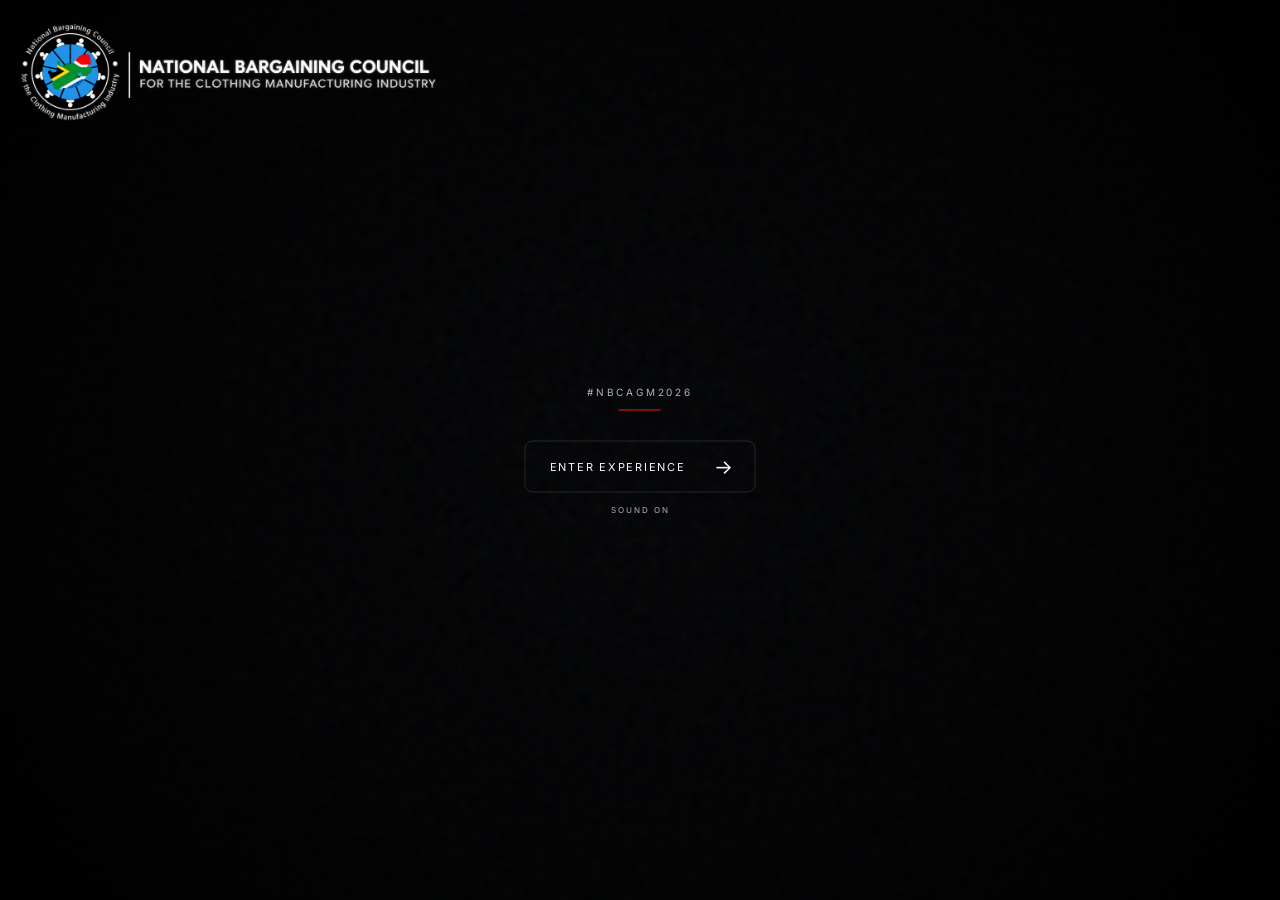
<file: index.html>
<!doctype html>
<html lang="en">
  <head>
    <meta charset="utf-8" />
    <meta name="viewport" content="width=device-width,initial-scale=1" />
    <title>NBC AGM 2026</title>
    <link rel="preconnect" href="https://fonts.googleapis.com" />
    <link rel="preconnect" href="https://fonts.gstatic.com" crossorigin />
    <link
      href="https://fonts.googleapis.com/css2?family=Inter:wght@400;600;700;800;900&family=Rajdhani:wght@500;600;700&display=swap"
      rel="stylesheet"
    />
    <link rel="stylesheet" href="css/index.css" />
  </head>
  <body>
    <main class="opening" id="opening">
      <div class="noise"></div>
      <div class="vignette"></div>

      <div class="brand">
        <a href="../index.html">
          <img src="assets/nbc-logo.png" alt="NBC" />
        </a>
      </div>

      <section class="entry" id="entry">
        <p>#NBCAGM2026</p>
        <div class="rule"></div>

        <button id="enterButton" type="button">
          ENTER EXPERIENCE <span>→</span></button
        ><small>SOUND ON</small>
      </section>
    </main>

    <audio
      id="buttonClickSound"
      preload="auto"
      src="assets/audio/button-click.wav"
    ></audio>

    <script type="module" src="js/index.js"></script>
  </body>
</html>
</file>
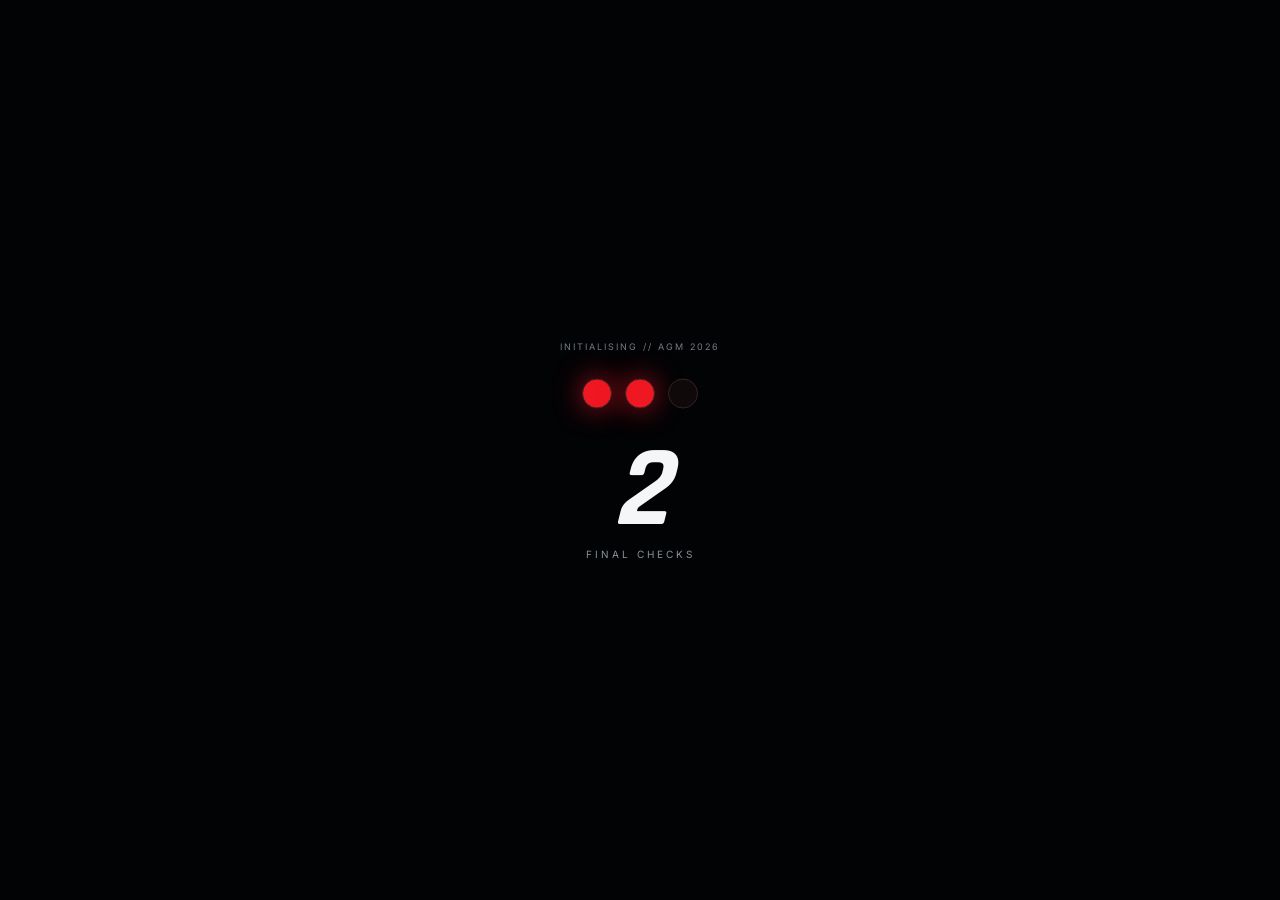
<file: pages/countdown.html>
<!doctype html>
<html lang="en">
  <head>
    <meta charset="utf-8" />
    <meta name="viewport" content="width=device-width,initial-scale=1" />
    <title>NBC AGM 2026</title>
    <link rel="preconnect" href="https://fonts.googleapis.com" />
    <link rel="preconnect" href="https://fonts.gstatic.com" crossorigin />
    <link
      href="https://fonts.googleapis.com/css2?family=Inter:wght@400;600;700;800;900&family=Rajdhani:wght@500;600;700&display=swap"
      rel="stylesheet"
    />
    <link rel="stylesheet" href="../css/countdown.css" />
  </head>
  <body>
    <main class="opening" id="opening">
      <section class="start-sequence" id="startSequence">
        <div class="meta">INITIALISING // AGM 2026</div>
        <div class="lights"><i></i><i></i><i></i></div>
        <div class="number" id="number"></div>
        <div class="status" id="status">PREPARING THE GRID</div>
      </section>
      <div class="lights-out" id="lightsOut">LIGHTS OUT</div>
      <div class="wipe" id="wipe"></div>
    </main>
    <audio id="countdownAudio" src="../assets/audio/countdown.wav"></audio>
    <script type="module" src="../js/countdown.js"></script>
  </body>
</html>
</file>
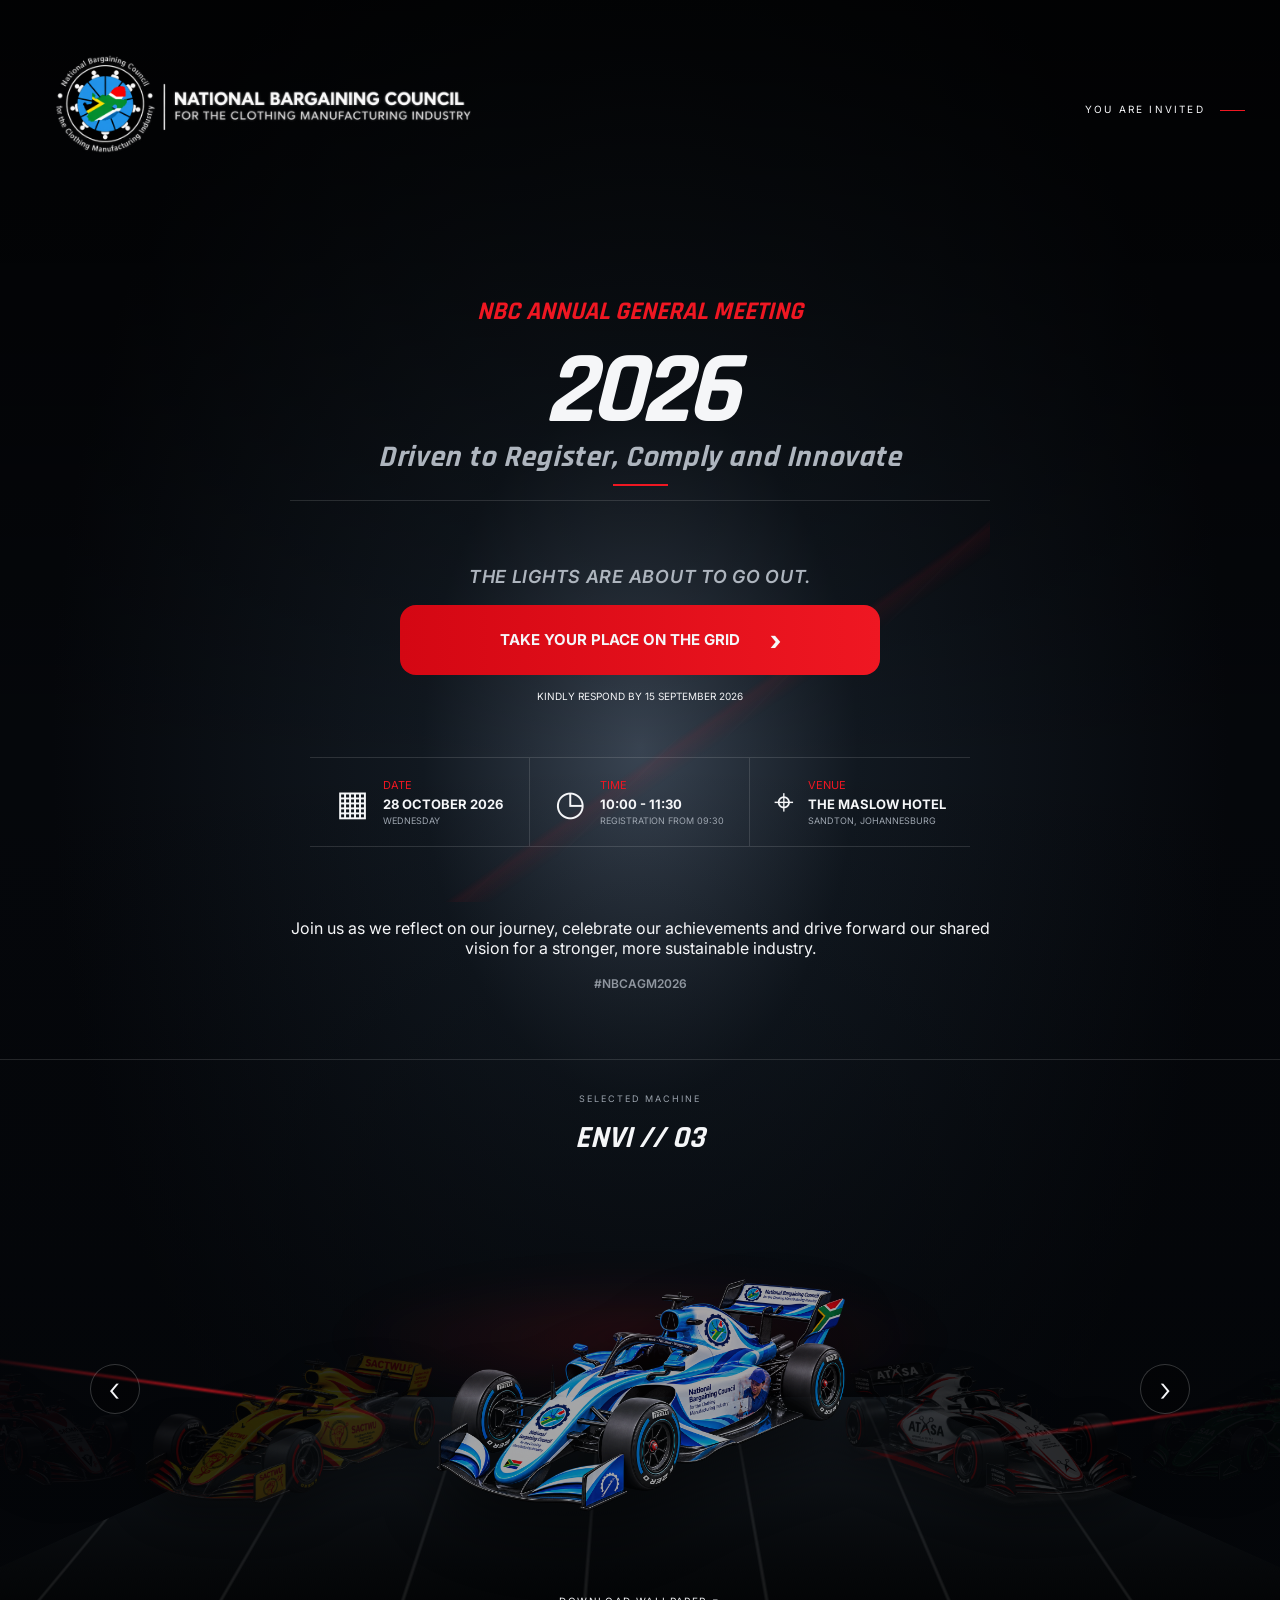
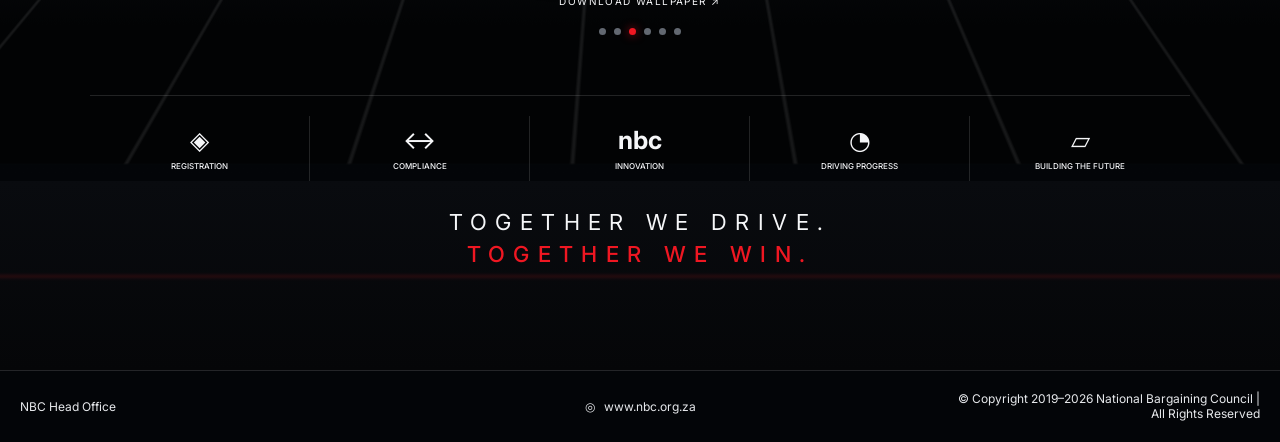
<file: pages/grid.html>
<!doctype html>
<html lang="en">
  <head>
    <meta charset="utf-8" />
    <meta name="viewport" content="width=device-width, initial-scale=1" />

    <title>NBC AGM 2026 — Take Your Place on the Grid</title>

    <link rel="preconnect" href="https://fonts.googleapis.com" />
    <link rel="preconnect" href="https://fonts.gstatic.com" crossorigin />

    <link
      href="https://fonts.googleapis.com/css2?family=Inter:wght@400;500;600;700;800;900&family=Rajdhani:wght@500;600;700&display=swap"
      rel="stylesheet"
    />

    <link rel="stylesheet" href="../css/grid.css" />
  </head>

  <body>
    <main class="site" id="site">
      <!-- HERO -->
      <section class="hero">
        <!-- Navigation -->
        <nav class="nav">
          <div class="brand">
            <a href="../index.html">
              <img src="../assets/nbc-logo.png" alt="NBC" />
            </a>
          </div>

          <span class="nav-tag">
            YOU ARE INVITED
            <i></i>
          </span>
        </nav>

        <div class="hero-copy">
          <div class="event-intro">
            <p class="hero-title">NBC ANNUAL GENERAL MEETING</p>

            <div class="year">2026</div>

            <h2 class="hero-main-title">
              Driven to Register, Comply and Innovate
            </h2>

            <!-- EVENT -->
            <section class="event">
              <div class="rsvp">
                <p class="event-kicker">THE LIGHTS ARE ABOUT TO GO OUT.</p>

                <a href="rsvp.html" id="rsvpButton" class="cta">
                  TAKE YOUR PLACE ON THE GRID
                  <span>›</span>
                </a>

                <small>KINDLY RESPOND BY 15 SEPTEMBER 2026</small>
              </div>
              <div class="details">
                <article>
                  <span>▦</span>

                  <div>
                    <label>DATE</label>
                    <strong>28 OCTOBER 2026</strong>
                    <small>WEDNESDAY</small>
                  </div>
                </article>

                <article>
                  <span>◷</span>

                  <div>
                    <label>TIME</label>
                    <strong>10:00 - 11:30</strong>
                    <small>REGISTRATION FROM 09:30</small>
                  </div>
                </article>

                <article>
                  <span>⌖</span>

                  <div>
                    <label>VENUE</label>
                    <strong>THE MASLOW HOTEL</strong>
                    <small>SANDTON, JOHANNESBURG</small>
                  </div>
                </article>
              </div>

              <!-- RSVP -->
            </section>

            <p>
              Join us as we reflect on our journey, celebrate our achievements
              and drive forward our shared vision for a stronger, more
              sustainable industry.
            </p>

            <span class="hashtag">#NBCAGM2026</span>
          </div>
        </div>

        <!-- CAR SHOWCASE -->
        <section
          class="car-showcase"
          aria-label="Interactive racing car carousel"
        >
          <div class="showcase-glow"></div>

          <div class="road"></div>

          <div class="speed-line speed-line-a"></div>
          <div class="speed-line speed-line-b"></div>

          <!-- Selected Car Information -->
          <div class="car-info">
            <span class="car-kicker">SELECTED MACHINE</span>

            <h2 id="carName"></h2>

            <p id="carDescription"></p>
          </div>

          <!-- Car Carousel -->
          <div class="car-container">
            <button
              type="button"
              class="carousel-arrow carousel-prev"
              id="prevCar"
              aria-label="Previous car"
            >
              ‹
            </button>

            <div class="cars" id="cars"></div>

            <button
              type="button"
              class="carousel-arrow carousel-next"
              id="nextCar"
              aria-label="Next car"
            >
              ›
            </button>
          </div>

          <!-- Car Actions -->
          <div class="car-actions">
            <button type="button" class="wallpaper-button" id="wallpaperButton">
              DOWNLOAD WALLPAPER
              <span>↗</span>
            </button>
          </div>

          <!-- Carousel Indicators -->
          <div class="carousel-dots" id="carouselDots"></div>
        </section>

        <!-- PILLARS -->
        <div class="pillars">
          <div>
            <span>◈</span>
            <b>REGISTRATION</b>
          </div>

          <div>
            <span>↔</span>
            <b>COMPLIANCE</b>
          </div>

          <div>
            <strong>nbc</strong>
            <b>INNOVATION</b>
          </div>

          <div>
            <span>◔</span>
            <b>DRIVING PROGRESS</b>
          </div>

          <div>
            <span>▱</span>
            <b>BUILDING THE FUTURE</b>
          </div>
        </div>
      </section>

      <section class="closing">
        <p>TOGETHER WE DRIVE.</p>

        <p>
          <strong>TOGETHER WE WIN.</strong>
        </p>

        <div class="closing__lines"></div>
      </section>

      <!-- FOOTER -->
      <footer class="footer">
        <div class="footer-content">
          <div class="footer-left">NBC Head Office</div>

          <a
            class="footer-center"
            href="https://www.nbc.org.za"
            target="_blank"
            rel="noreferrer"
          >
            ◎ &nbsp; www.nbc.org.za
          </a>

          <div class="footer-right">
            © Copyright 2019–2026 National Bargaining Council | All Rights
            Reserved
          </div>
        </div>
      </footer>
    </main>

    <!-- CAR MODAL -->
    <div class="car-modal" id="carModal" aria-hidden="true">
      <div class="modal-backdrop" data-close-modal></div>

      <section
        class="modal-panel"
        role="dialog"
        aria-modal="true"
        aria-labelledby="modalCarName"
      >
        <button
          type="button"
          class="modal-close"
          id="modalClose"
          aria-label="Close car view"
        >
          ×
        </button>

        <div class="modal-car-art" id="modalCarArt"></div>

        <div class="modal-copy">
          <span class="car-kicker"> NBC AGM 2026 // MACHINE PROFILE </span>

          <h2 id="modalCarName"></h2>

          <p id="modalCarDescription"></p>

          <button type="button" class="modal-wallpaper" id="modalWallpaper">
            DOWNLOAD WALLPAPER
            <span>↓</span>
          </button>
        </div>
      </section>
    </div>

    <!-- AUDIO -->

    <audio
      id="mainMusic"
      preload="auto"
      loop
      src="../assets/audio/main.mp3"
    ></audio>
    <audio
      id="buttonClickSound"
      preload="auto"
      src="../assets/audio/button-click.wav"
    ></audio>

    <!-- SCRIPTS -->
    <script type="module" src="../js/carousel.js"></script>
    <script type="module" src="../js/main.js"></script>
  </body>
</html>
</file>
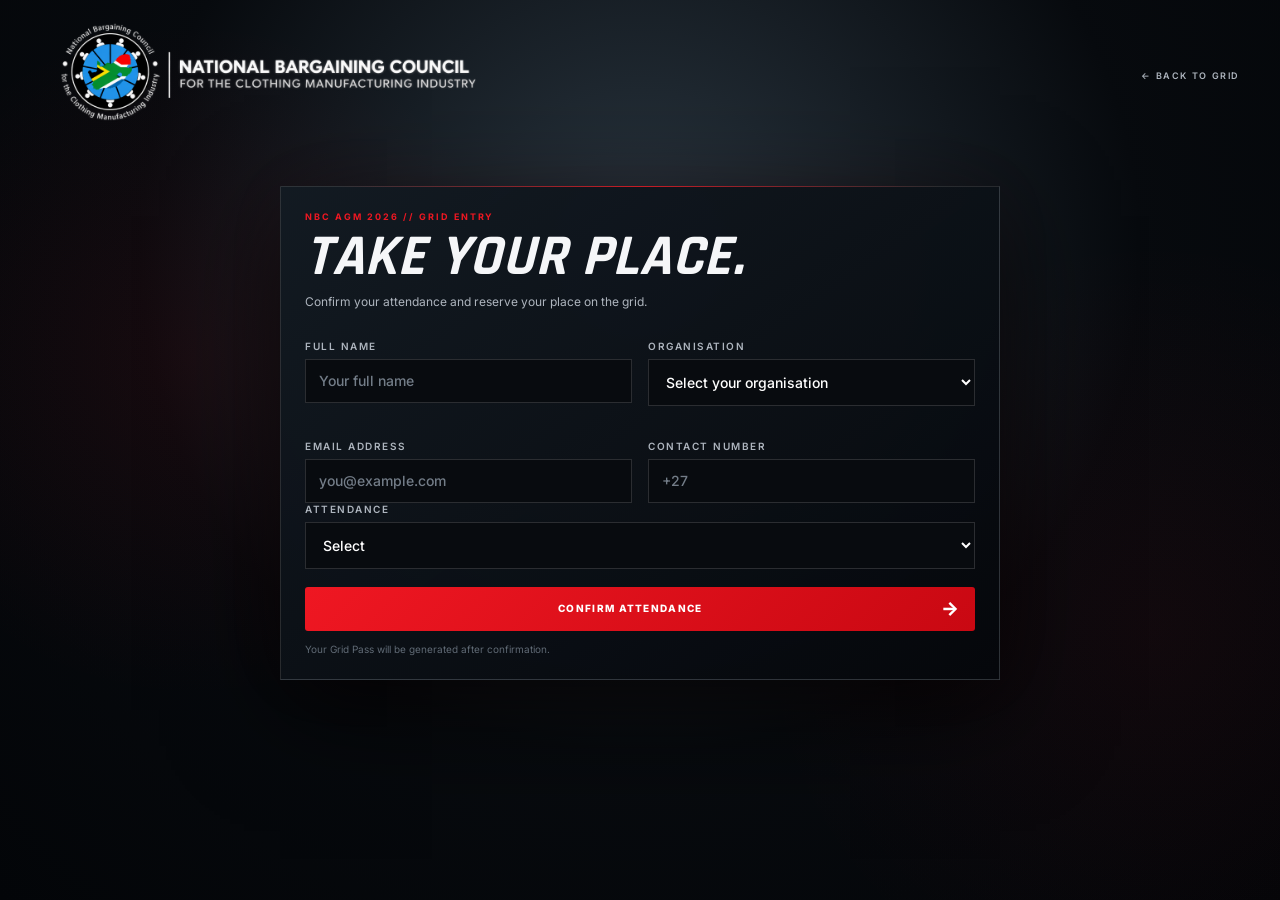
<file: pages/rsvp.html>
<!doctype html>
<html lang="en">
  <head>
    <meta charset="utf-8" />
    <meta name="viewport" content="width=device-width,initial-scale=1" />

    <title>NBC AGM 2026 — RSVP</title>

    <link rel="preconnect" href="https://fonts.googleapis.com" />
    <link rel="preconnect" href="https://fonts.gstatic.com" crossorigin />
    <link
      href="https://fonts.googleapis.com/css2?family=Inter:wght@400;600;700;800;900&family=Rajdhani:wght@500;600;700&display=swap"
      rel="stylesheet"
    />

    <link rel="stylesheet" href="../css/rsvp.css" />
  </head>

  <body>
    <main class="rsvp-page">
      <nav>
        <a class="brand" href="grid.html">
          <img src="../assets/nbc-logo.png" alt="NBC" />
        </a>

        <a class="back-link" href="grid.html">← BACK TO GRID</a>
      </nav>

      <section class="panel">
        <div id="formContent">
          <span class="eyebrow">NBC AGM 2026 // GRID ENTRY</span>

          <h1>TAKE YOUR PLACE.</h1>

          <p class="intro">
            Confirm your attendance and reserve your place on the grid.
          </p>

          <form id="rsvpForm">
            <div class="fields">
              <label>
                FULL NAME
                <input
                  name="name"
                  required
                  autocomplete="name"
                  placeholder="Your full name"
                />
              </label>

              <label>
                ORGANISATION
                <select
                  name="organisation"
                  required
                  autocomplete="organization"
                  placeholder="Organisation"
                >
                  <option value="">Select your organisation</option>
                  <option value="ATASA">ATASA</option>
                  <option value="SACMA">SACMA</option>
                  <option value="EPCMA">EPCMA</option>
                  <option value="SAAA">SAAA</option>
                  <option value="SACTWU">SACTWU</option>
                  <option value="NBC">NBC</option>
                  <option value="Other">Other</option>
                </select>
              </label>

              <label>
                EMAIL ADDRESS
                <input
                  type="email"
                  name="email"
                  required
                  autocomplete="email"
                  placeholder="you@example.com"
                />
              </label>

              <label>
                CONTACT NUMBER
                <input
                  type="tel"
                  name="phone"
                  autocomplete="tel"
                  placeholder="+27"
                />
              </label>
            </div>

            <label>
              ATTENDANCE
              <select name="attendance" required>
                <option value="">Select</option>
                <option value="Attending">Attending</option>
                <option value="Unable to attend">Unable to attend</option>
              </select>
            </label>

            <button type="submit" class="submit-button">
              CONFIRM ATTENDANCE
              <span>→</span>
            </button>

            <small class="form-note">
              Your Grid Pass will be generated after confirmation.
            </small>
          </form>
        </div>

        <div class="success" id="success" aria-live="polite">
          <b>✓</b>
          <h2>YOU'RE ON THE GRID.</h2>
          <p>Your Grid Pass is ready.</p>

          <button type="button" id="viewGridPass">
            VIEW GRID PASS
            <span>→</span>
          </button>

          <button type="button" id="backToForm" class="secondary-button">
            EDIT RESPONSE
          </button>
        </div>
      </section>
    </main>

    <audio
      id="mainMusic"
      preload="auto"
      loop
      src="../assets/audio/rsvp.mp3"
    ></audio>
    <script type="module" src="../js/rsvp.js"></script>
  </body>
</html>
</file>
<file: css/index.css>
:root {
  --bg: #020305;
  --red: #ef1722;
  --text: #f5f6f8;
  --muted: #adb4bd;
  --line: rgba(255, 255, 255, 0.13);
}

* {
  box-sizing: border-box;
}

html,
body {
  width: 100%;
  height: 100%;
  margin: 0;
  overflow: hidden;
  background: var(--bg);
  color: var(--text);
  font-family: Inter, Arial, sans-serif;
}

button {
  font: inherit;
  color: inherit;
  cursor: pointer;
}

.opening {
  position: fixed;
  inset: 0;
  display: grid;
  place-items: center;
  overflow: hidden;
  background: var(--bg);
}

/* Background noise */

.noise {
  position: absolute;
  inset: -50%;
  z-index: 0;

  opacity: 0.04;

  background-image: url("data:image/svg+xml,%3Csvg xmlns='http://www.w3.org/2000/svg' viewBox='0 0 180 180'%3E%3Cfilter id='n'%3E%3CfeTurbulence type='fractalNoise' baseFrequency='.9' numOctaves='3' stitchTiles='stitch'/%3E%3C/filter%3E%3Crect width='100%25' height='100%25' filter='url(%23n)'/%3E%3C/svg%3E");

  animation: noise 0.18s steps(2) infinite;
}

/* Background vignette */

.vignette {
  position: absolute;
  inset: 0;
  z-index: 1;

  background: radial-gradient(
    circle,
    transparent 8%,
    rgba(0, 0, 0, 0.52) 70%,
    #000
  );
}

/* Company branding */

.brand {
  position: absolute;
  top: 0;
  left: 0;
  z-index: 3;
}

.brand img {
  display: block;
  width: 450px;
  height: auto;
}

/**
 * ENTRY.
 */

.entry {
  position: absolute;
  top: 50%;
  left: 50%;
  z-index: 2;

  display: flex;
  flex-direction: column;
  align-items: center;
  gap: 12px;

  width: max-content;

  text-align: center;

  transform: translate(-50%, -50%);
  transition:
    opacity 0.4s ease,
    transform 0.4s ease;
}

.entry.hide {
  opacity: 0;
  transform: translate(-50%, -50%) scale(0.97);
}

.entry p {
  margin: 0;

  font-size: 10px;
  letter-spacing: 0.28em;
  color: var(--muted);
}

.rule {
  width: 42px;
  height: 1px;
  margin: 0;

  background: var(--red);
}

.entry button {
  display: inline-flex;
  align-items: center;
  gap: 28px;

  margin: 18px 0 0;
  padding: 15px 20px 15px 24px;

  border: 1px solid var(--line);
  border-radius: 8px;

  background: transparent;

  font-size: 11px;
  letter-spacing: 0.16em;

  transition:
    border-color 0.2s ease,
    background 0.2s ease;
}

.entry button:hover {
  border-color: var(--red);
  background: rgba(239, 23, 34, 0.08);
}

.entry button span {
  font-size: 20px;
  line-height: 1;
}

.entry small {
  margin: 0;

  font-size: 8px;
  letter-spacing: 0.25em;
  color: var(--muted);
}

/* Background animation */

@keyframes noise {
  50% {
    transform: translate(3%, -2%);
  }
}

/* Mobile */

@media (max-width: 520px) {
  .brand img {
    width: 280px;
  }

  .entry button {
    padding: 13px 18px 13px 20px;
    font-size: 10px;
  }
}
</file>
<file: css/countdown.css>
:root {
  --bg: #030508;
  --red: #ef1722;
  --text: #f5f6f8;
  --line: rgba(255, 255, 255, 0.13);
}

* {
  box-sizing: border-box;
}

html,
body {
  margin: 0;
  width: 100%;
  height: 100%;
  overflow: hidden;
  background: #020305;
  color: var(--text);
  font-family: Inter, Arial, sans-serif;
}

body {
  position: relative;
}

.opening {
  position: fixed;
  inset: 0;
  display: grid;
  place-items: center;
  overflow: hidden;
  background: #020305;
}

/* Countdown content */

.start-sequence {
  position: absolute;
  top: 50%;
  left: 50%;
  width: 100%;
  transform: translate(-50%, -50%);

  display: block;

  z-index: 3;
  text-align: center;
}

.start-sequence.fade-out {
  opacity: 0;
  transition: opacity 0.5s ease;
}

.meta {
  margin-bottom: 27px;

  font-size: 9px;
  letter-spacing: 0.22em;
  color: #747c86;
}

.lights {
  display: flex;
  justify-content: center;
  gap: 13px;
}

.lights i {
  display: block;

  width: 30px;
  height: 30px;

  border-radius: 50%;

  background: #10090a;
  border: 1px solid #332326;
}

.lights i.on {
  background: var(--red);
  box-shadow: 0 0 28px rgba(239, 23, 34, 0.7);
}

.number {
  margin-top: 24px;

  font-family: Rajdhani, sans-serif;
  font-size: 115px;
  font-weight: 700;
  font-style: italic;
  line-height: 1;
}

.status {
  font-size: 10px;
  letter-spacing: 0.3em;
  color: #89919b;
}

/* Lights Out */

.lights-out {
  position: absolute;
  top: 50%;
  left: 50%;

  z-index: 5;

  display: none;

  transform: translate(-50%, -50%);

  font-family: Rajdhani, sans-serif;
  font-size: clamp(60px, 10vw, 150px);
  font-weight: 700;
  font-style: italic;
  line-height: 1;
  white-space: nowrap;
}

.lights-out.show {
  display: block;
  animation: impact 5s both;
}

/* Transition wipe */

.wipe {
  position: absolute;
  z-index: 6;

  top: 48%;
  left: -10%;

  width: 120%;
  height: 3px;

  background: white;
  box-shadow: 0 0 25px 10px rgba(255, 255, 255, 0.6);

  transform: scaleX(0) skewX(-25deg);
}

.wipe.fire {
  animation: wipe 0.75s cubic-bezier(0.65, 0, 0.15, 1) both;
}

/* Animations */

@keyframes impact {
  0% {
    opacity: 0;
    transform: translate(-50%, -50%) scale(0.8);
  }

  20% {
    opacity: 1;
    transform: translate(-50%, -50%) scale(1.06);
  }

  75% {
    opacity: 1;
    transform: translate(-50%, -50%) scale(1.06);
  }

  100% {
    opacity: 0;
    transform: translate(-50%, -50%) scale(1.15);
  }
}

@keyframes wipe {
  0% {
    transform: scaleX(0) skewX(-25deg);
  }

  35% {
    transform: scaleX(1) skewX(-25deg);
  }

  100% {
    transform: scaleX(1.8) skewX(-25deg);
    opacity: 0;
  }
}

/* Mobile */

@media (max-width: 520px) {
  .lights {
    gap: 8px;
  }

  .lights i {
    width: 24px;
    height: 24px;
  }

  .number {
    font-size: 88px;
  }
}
</file>
<file: css/grid.css>
/* =========================================================
   NBC AGM 2026 — GRID PAGE
   ========================================================= */

:root {
  --bg: #030508;
  --red: #ef1722;
  --text: #f5f6f8;
  --line: rgba(255, 255, 255, 0.13);
}

/* =========================================================
   RESET
   ========================================================= */

* {
  box-sizing: border-box;
}

html {
  margin: 0;
  padding: 0;
  width: 100%;
  min-height: 100%;
}

body {
  margin: 0;
  background: var(--bg);
  color: var(--text);
  font-family: Inter, Arial, sans-serif;
  overflow-x: hidden;
}

button,
a {
  font: inherit;
  color: inherit;
}

button {
  cursor: pointer;
}

a {
  text-decoration: none;
}

/* =========================================================
   MAIN SITE
   ========================================================= */

.site {
  position: relative;
  opacity: 0;
  visibility: hidden;
  transition: opacity 1.25s ease;

  background:
    radial-gradient(
      ellipse at 15% 25%,
      rgba(239, 23, 34, 0.08),
      transparent 32%
    ),
    radial-gradient(
      ellipse at 85% 65%,
      rgba(239, 23, 34, 0.06),
      transparent 32%
    );
}
.car-actions {
  position: relative;
  z-index: 20;

  display: flex;
  align-items: center;
  justify-content: center;

  margin-top: 10px;
}
.site.is-live {
  opacity: 1;
  visibility: visible;
}

/* =========================================================
   HERO
   ========================================================= */
.hero-title {
  color: var(--red);

  font:
    700 italic clamp(24px, 2vw, 34px) / 1 Rajdhani,
    sans-serif;
}

.hero-main-title {
  margin: 8px 0 14px;
  color: #aeb5be;

  font:
    700 italic clamp(22px, 2.5vw, 30px) / 1 Rajdhani,
    sans-serif;

  letter-spacing: 0.02em;
}

.hashtag {
  display: block;
  margin-top: 18px;
  margin-bottom: 18px;

  color: #8f969f;
  font-size: 12px;
  font-weight: 600;
  letter-spacing: 0em;
  text-transform: uppercase;
}

.hero {
  position: relative;

  min-height: 100vh;

  display: flex;
  flex-direction: column;

  overflow: hidden;

  background: radial-gradient(
    ellipse at 50% 42%,
    #394452 0%,
    #111820 24%,
    #05070b 65%
  );
}

.hero::after {
  content: "";

  position: absolute;
  inset: 0;

  pointer-events: none;

  background: linear-gradient(
    180deg,
    rgba(0, 0, 0, 0.76),
    transparent 43%,
    #030508 100%
  );

  z-index: 5;
}

/* =========================================================
   NAVIGATION
   ========================================================= */

.nav {
  position: relative;
  z-index: 40;

  display: flex;
  justify-content: space-between;
  align-items: center;

  width: min(calc(100% - 70px), 1440px);

  margin: 0 auto;

  padding: 32px 0;
}

.brand {
  display: flex;
  align-items: center;

  gap: 12px;
}

.brand img {
  width: 450px;
}

.brand-mark {
  font-size: 43px;
  font-weight: 900;

  letter-spacing: -0.1em;
}

.brand-copy {
  font-size: 9px;
  line-height: 1.25;
}

.brand-copy small {
  font-size: 7px;
  opacity: 0.7;
}

.nav-tag {
  font-size: 10px;

  letter-spacing: 0.22em;
}

.nav-tag i {
  display: inline-block;

  width: 25px;
  height: 1px;

  margin-left: 10px;

  background: var(--red);

  vertical-align: middle;
}

/* =========================================================
   HERO TEXT
   ========================================================= */

.hero-copy {
  position: relative;
  z-index: 35;

  text-align: center;

  padding-top: 55px;
  padding-bottom: 50px;
}

.event-kicker {
  color: #aeb5be;

  font-size: 17px;
  font-weight: 700;
  font-style: italic;

  letter-spacing: 0.04em;
}

.hero h1 {
  margin: 15px 0;

  font:
    700 italic clamp(62px, 7vw, 108px) / 0.78 Rajdhani,
    sans-serif;
}

.hero h1 span {
  display: block;
}

.hero h1 em {
  color: var(--red);
}

.subline {
  font-size: 19px;
}

.subline strong {
  color: var(--red);
  font-weight: 500;
}

/* =========================================================
   CAR SHOWCASE
   ========================================================= */

.car-showcase {
  border-top: 1px solid var(--line);
  position: relative;
  z-index: 10;

  flex: 1;

  min-height: 560px;

  width: min(1320px, 100%);

  margin: 0 auto;

  padding-top: 25px;
  padding-bottom: 35px;

  display: flex;
  flex-direction: column;
  align-items: center;

  perspective: 1000px;
}

/* =========================================================
   RED GLOW
   ========================================================= */

.showcase-glow {
  position: absolute;

  left: 25%;
  right: 25%;
  top: 35%;

  height: 130px;

  background: radial-gradient(
    ellipse,
    rgba(239, 23, 34, 0.14),
    transparent 68%
  );

  filter: blur(20px);

  pointer-events: none;

  z-index: 1;
}

/* =========================================================
   ROAD
   ========================================================= */

.road {
  position: absolute;

  left: -12%;
  right: -12%;

  top: 30%;
  bottom: -25%;

  transform: rotateX(64deg);

  clip-path: polygon(29% 0, 71% 0, 100% 100%, 0 100%);

  background:
    repeating-linear-gradient(
      90deg,
      transparent 0 82px,
      rgba(255, 255, 255, 0.08) 83px 85px,
      transparent 86px 165px
    ),
    linear-gradient(#151b22, #020304 74%);

  z-index: 2;

  pointer-events: none;
}

/* =========================================================
   CAR CONTAINER
   ========================================================= */

.car-container {
  position: relative;

  z-index: 15;

  width: 100%;

  height: 390px;

  display: flex;
  align-items: center;
  justify-content: center;
}

/* =========================================================
   SPEED LINES
   ========================================================= */

.speed-line {
  position: absolute;

  height: 2px;

  background: linear-gradient(90deg, transparent, var(--red), transparent);

  filter: blur(1px);

  pointer-events: none;

  z-index: 4;
}

.speed-line-a {
  width: 40%;

  left: -4%;
  top: 54%;

  transform: rotate(8deg);
}

.speed-line-b {
  width: 38%;

  right: -4%;
  top: 60%;

  transform: rotate(-8deg);
}

/* =========================================================
   CAR HOLDER
   ========================================================= */

.cars {
  position: relative;

  width: 100%;
  height: 100%;

  display: flex;
  align-items: center;
  justify-content: center;

  z-index: 10;
}

/* =========================================================
   INDIVIDUAL CAR
   ========================================================= */

.car-card {
  position: absolute;

  left: 50%;
  top: 60%;

  width: 260px;
  height: 105px;

  padding: 0;

  border: 0;

  background: transparent;

  transform: translate(-50%, -50%);

  cursor: pointer;

  transition:
    transform 0.65s cubic-bezier(0.2, 0.8, 0.2, 1),
    opacity 0.5s,
    filter 0.5s;

  z-index: 3;
}

/* =========================================================
   CAR IMAGE
   ========================================================= */

.car-card img {
  position: absolute;

  left: 50%;
  top: 50%;

  width: 490px;
  height: 210px;

  transform: translate(-50%, -50%);

  object-fit: contain;

  filter: drop-shadow(0 25px 24px rgba(0, 0, 0, 0.65));

  pointer-events: none;
}

/* =========================================================
   ACTIVE CAR
   ========================================================= */

.car-card.active {
  transform: translate(-50%, -50%) translateY(-35px) scale(1.3);

  opacity: 0.8;

  filter: brightness(0.8);

  z-index: 10;
}

/* =========================================================
   CAR TO THE LEFT
   ========================================================= */

.car-card.left {
  transform: translate(-185%, -50%) scale(0.78);

  opacity: 0.55;

  filter: brightness(0.3);

  z-index: 4;
}

/* =========================================================
   CAR TO THE RIGHT
   ========================================================= */

.car-card.right {
  transform: translate(85%, -50%) scale(0.78);

  opacity: 0.55;

  filter: brightness(0.3);

  z-index: 4;
}

/* =========================================================
   FAR LEFT
   ========================================================= */

.car-card.far-left {
  transform: translate(-285%, -50%) scale(0.58);

  opacity: 0.2;

  filter: brightness(0.2);

  z-index: 2;
}

/* =========================================================
   FAR RIGHT
   ========================================================= */

.car-card.far-right {
  transform: translate(185%, -50%) scale(0.58);

  opacity: 0.2;

  filter: brightness(0.2);

  z-index: 2;
}

/* =========================================================
   HIDDEN CAR
   ========================================================= */

.car-card.hidden {
  opacity: 0;

  pointer-events: none;
}

/* =========================================================
   CAROUSEL ARROWS
   ========================================================= */

.carousel-arrow {
  position: absolute;

  top: 50%;

  z-index: 25;

  width: 50px;
  height: 50px;

  display: flex;
  align-items: center;
  justify-content: center;

  padding: 0;

  border: 1px solid rgba(255, 255, 255, 0.2);

  border-radius: 50%;

  background: rgba(0, 0, 0, 0.25);

  font-size: 34px;
  font-weight: 300;

  line-height: 1;

  transform: translateY(-50%);

  transition:
    border-color 0.2s,
    background 0.2s;
}

.carousel-arrow:hover {
  border-color: var(--red);

  background: rgba(239, 23, 34, 0.1);
}

.carousel-prev {
  left: 7%;
}

.carousel-next {
  right: 7%;
}

/* =========================================================
   CAR INFORMATION
   ========================================================= */

.car-info {
  position: relative;

  z-index: 20;

  display: flex;
  flex-direction: column;
  align-items: center;
  justify-content: center;

  gap: 10px;
  margin-bottom: 10px;

  text-align: center;
}

.car-kicker {
  margin-top: 8px;
  font-size: 9px;

  letter-spacing: 0.22em;

  color: #9aa2ac;
}

.car-info h2 {
  margin: 4px 0;

  font:
    700 italic 31px Rajdhani,
    sans-serif;
}

.car-info p {
  margin: 0 0 12px;

  color: #b8bec6;

  font-size: 11px;
}

/* =========================================================
   WALLPAPER BUTTON
   ========================================================= */

.wallpaper-button {
  border: 0;

  background: transparent;

  color: var(--text);

  font-size: 10px;

  letter-spacing: 0.14em;

  cursor: pointer;
}

.wallpaper-button:hover {
  color: var(--red);
}

/* =========================================================
   DOTS
   ========================================================= */

.carousel-dots {
  position: relative;

  z-index: 20;

  display: flex;

  align-items: center;
  justify-content: center;

  gap: 8px;

  margin-top: 20px;
}

.carousel-dots button {
  width: 7px;
  height: 7px;

  padding: 0;

  border: 0;

  border-radius: 50%;

  background: #626871;

  cursor: pointer;
}

.carousel-dots button.active {
  background: var(--red);

  box-shadow: 0 0 10px rgba(239, 23, 34, 0.7);
}

/* =========================================================
   CAROUSEL HINT
   ========================================================= */

.carousel-hint {
  position: relative;

  z-index: 20;

  margin: 10px 0 0;

  text-align: center;

  color: #69717b;

  font-size: 7px;

  letter-spacing: 0.24em;
}

/* =========================================================
   PILLARS
   ========================================================= */

.pillars {
  position: relative;

  z-index: 35;

  display: grid;

  grid-template-columns: repeat(5, 1fr);

  width: min(1100px, 92%);

  margin: 25px auto 0;

  border-top: 1px solid var(--line);

  padding-top: 20px;
}

.pillars > div {
  min-height: 65px;

  display: flex;

  flex-direction: column;

  align-items: center;
  justify-content: center;

  gap: 6px;

  text-align: center;

  border-right: 1px solid var(--line);
}

.pillars > div:last-child {
  border-right: 0;
}

.pillars span,
.pillars strong {
  font-size: 25px;
}

.pillars b {
  font-size: 8px;
  font-weight: 500;
}

/* =========================================================
   EVENT SECTION
   ========================================================= */

.event {
  position: relative;

  text-align: center;

  padding: 20px 20px 20px;

  border-top: 1px solid var(--line);
}

.event-intro {
  max-width: 700px;

  margin: auto;
}

.year {
  margin: 0;

  font:
    700 italic clamp(76px, 8vw, 108px) / 0.82 Rajdhani,
    sans-serif;

  letter-spacing: -0.04em;
}

.event-intro h2::after {
  content: "";

  display: block;

  width: 55px;
  height: 2px;

  margin: 12px auto 0;

  background: var(--red);
}

.event h2 {
  font:
    700 italic 28px Rajdhani,
    sans-serif;
}

.event-intro > p:last-child {
  color: #d9dde2;

  font-size: 14px;

  line-height: 1.6;
}

/* =========================================================
   EVENT DETAILS
   ========================================================= */

.details {
  width: min(980px, 100%);

  margin: 55px auto 35px;

  display: grid;

  grid-template-columns: repeat(3, 1fr);

  border-block: 1px solid var(--line);
}

.details article {
  display: flex;

  align-items: center;
  justify-content: center;

  gap: 14px;

  padding: 20px;

  border-right: 1px solid var(--line);

  text-align: left;
}

.details article:last-child {
  border-right: 0;
}

.details article > span {
  font-size: 35px;
}

.details label {
  display: block;

  color: var(--red);

  font-size: 11px;
}

.details strong,
.details small {
  display: block;
}

.details strong {
  margin-top: 4px;

  font-size: 13px;
}

.details small {
  margin-top: 3px;

  color: #9ea6b0;

  font-size: 9px;
}

/* =========================================================
   RSVP
   ========================================================= */

.rsvp {
  margin-top: 45px;
}

.rsvp > p {
  font-size: 18px;
  font-weight: 600;
}

.cta {
  display: flex;

  align-items: center;
  justify-content: center;

  gap: 30px;

  width: min(480px, 100%);

  margin: auto;

  padding: 18px;

  border-radius: 16px;

  background: linear-gradient(90deg, #d40713, #ef1722);

  font-size: 15px;
  font-weight: 700;
}

.cta span {
  font-size: 28px;
}

.rsvp > small {
  display: block;

  margin-top: 15px;

  font-size: 10px;
}

/* =========================================================
   CLOSING
   ========================================================= */

.closing {
  position: relative;
  padding: 25px 0px 100px;
  display: flex;
  flex-direction: column;
  align-items: center;
  justify-content: center;
  overflow: hidden;
  text-align: center;
  background:
    linear-gradient(180deg, #090b0f, #050608),
    repeating-linear-gradient(
      175deg,
      transparent 0 20px,
      rgba(239, 23, 34, 0.1) 21px 23px
    );
}

.closing p {
  position: relative;
  margin: 3px;

  font-size: 22px;

  letter-spacing: 0.32em;
}

.closing strong {
  color: var(--red);

  font-weight: 500;
}

.closing span {
  position: relative;
  margin-top: 28px;
  font-size: 12px;
  letter-spacing: 0.16em;
}

/* =========================================================
   FOOTER
   ========================================================= */

footer {
  min-height: 72px;
  display: flex;
  align-items: center;
  justify-content: center;
  gap: 22px;
  padding: 18px 20px;
  border-top: 1px solid var(--line);
  font-size: 12px;
  color: #e7e9ec;
}

.footer-content {
  width: min(1400px, 100%);
  display: grid;
  grid-template-columns: 1fr 2fr 1fr;
  align-items: center;
}

.footer-left {
  text-align: left;
}

.footer-center {
  text-align: center;
}

.footer-right {
  text-align: right;
}

.footer a:hover {
  color: var(--red);
}

.footer i {
  width: 1px;
  height: 20px;
  background: var(--line);
}

/* =========================================================
   CAR MODAL
   ========================================================= */

.car-modal {
  position: fixed;

  inset: 0;

  z-index: 200;

  display: none;

  place-items: center;

  padding: 30px;
}

.car-modal.open {
  display: grid;
}

/* Modal background */

.modal-backdrop {
  position: absolute;

  inset: 0;

  background: rgba(0, 0, 0, 0.82);

  backdrop-filter: blur(12px);
}

/* Modal panel */

.modal-panel {
  position: relative;

  z-index: 2;

  width: min(1000px, 94vw);

  min-height: 560px;

  overflow: hidden;

  display: grid;

  grid-template-columns: 1.25fr 0.75fr;

  border: 1px solid var(--line);

  background: linear-gradient(145deg, #111820, #05070b);

  box-shadow: 0 30px 100px #000;
}

/* Close button */

.modal-close {
  position: absolute;

  z-index: 5;

  top: 14px;
  right: 18px;

  border: 0;

  background: transparent;

  font-size: 32px;
  font-weight: 200;
}

/* Modal car area */

.modal-car-art {
  position: relative;

  min-height: 500px;

  display: grid;

  place-items: center;

  overflow: hidden;

  background: radial-gradient(
    ellipse at 50% 50%,
    #35414c 0,
    #10161d 45%,
    #040608 80%
  );
}

/* Red/accent line */

.modal-car-art::before {
  content: "";

  position: absolute;

  left: 12%;
  right: 12%;

  bottom: 20%;

  height: 2px;

  background: var(--modal-accent, var(--red));

  box-shadow: 0 0 30px var(--modal-accent, var(--red));
}

/* Injected car image */

.modal-car-art img {
  position: relative;

  z-index: 2;

  width: 90%;

  max-width: none;

  object-fit: contain;

  filter: drop-shadow(0 35px 35px #000);
}

/* Modal copy */

.modal-copy {
  padding: 80px 45px;

  display: flex;

  flex-direction: column;

  justify-content: center;
}

.modal-copy h2 {
  margin: 8px 0;

  font:
    700 italic 48px Rajdhani,
    sans-serif;
}

.modal-copy p {
  color: #aeb5be;

  font-size: 13px;

  line-height: 1.6;
}

/* Modal download button */

.modal-wallpaper {
  margin-top: 25px;

  padding: 15px;

  border: 1px solid rgba(255, 255, 255, 0.2);

  background: transparent;

  font-size: 10px;

  letter-spacing: 0.13em;
}

.modal-wallpaper:hover {
  border-color: var(--red);
}

.event:before {
  content: "";
  position: absolute;
  inset: 0;
  pointer-events: none;
  opacity: 0.45;
  background:
    linear-gradient(
      145deg,
      transparent 0 57%,
      rgba(239, 23, 34, 0.16) 58%,
      transparent 61%
    ),
    repeating-linear-gradient(
      135deg,
      transparent 0 32px,
      rgba(255, 255, 255, 0.015) 33px 34px
    );
}
.event__intro,
.details,
.rsvp {
  position: relative;
  z-index: 1;
}
.event__intro .eyebrow {
  font-size: 18px;
}
.closing__lines {
  position: absolute;
  inset: 40% -10%;
  background: repeating-linear-gradient(
    0deg,
    transparent 0 15px,
    rgba(239, 23, 34, 0.22) 16px 18px,
    transparent 19px 30px
  );
  transform: perspective(200px) rotateX(45deg);
  filter: blur(2px);
}
.closing p {
  position: relative;
  margin: 3px;
  font-size: 22px;
  letter-spacing: 0.38em;
}
.closing p strong {
  color: var(--red);
  font-weight: 500;
}
.closing span {
  position: relative;
  margin-top: 28px;
  font-size: 12px;
  letter-spacing: 0.16em;
}

/* =========================================================
   RESPONSIVE — TABLET
   ========================================================= */

@media (max-width: 850px) {
  .hero {
    min-height: 900px;
  }

  .nav {
    width: calc(100% - 34px);

    padding: 22px 0;
  }

  .brand-copy {
    display: none;
  }

  .nav-tag {
    font-size: 8px;
  }

  .car-showcase {
    min-height: 500px;
    padding-top: 20px;
    padding-bottom: 25px;
  }

  .car-container {
    height: 340px;
  }

  .car-card {
    width: 210px;
  }

  .car-card img {
    width: 420px;
    height: 180px;
  }

  .car-card.left {
    transform: translate(-150%, -50%) scale(0.72);
  }

  .car-card.right {
    transform: translate(50%, -50%) scale(0.72);
  }

  .car-card.far-left {
    transform: translate(-240%, -50%) scale(0.52);
  }

  .car-card.far-right {
    transform: translate(140%, -50%) scale(0.52);
  }

  .carousel-prev {
    left: 3%;
  }

  .carousel-next {
    right: 3%;
  }

  .details {
    grid-template-columns: 1fr;
  }

  .footer-content {
    grid-template-columns: 1fr;
    gap: 8px;
  }

  .footer-left,
  .footer-center,
  .footer-right {
    text-align: center;
  }

  .details article {
    border-right: 0;

    border-bottom: 1px solid var(--line);

    justify-content: flex-start;

    padding-left: 25%;
  }

  .details article:last-child {
    border-bottom: 0;
  }

  .modal-panel {
    grid-template-columns: 1fr;
  }

  .modal-car-art {
    min-height: 340px;
  }

  .modal-copy {
    padding: 35px;
  }

  .modal-copy h2 {
    font-size: 38px;
  }
}

/* =========================================================
   RESPONSIVE — MOBILE
   ========================================================= */

@media (max-width: 520px) {
  .hero {
    min-height: 800px;
  }

  .hero h1 {
    font-size: 48px;
  }

  .eyebrow {
    font-size: 13px;
  }

  .subline {
    font-size: 15px;
  }

  .car-showcase {
    min-height: 460px;
    padding-top: 18px;
    padding-bottom: 20px;
  }

  .car-container {
    height: 300px;
  }

  .car-card {
    width: 165px;
    height: 75px;
  }

  .car-card img {
    width: 350px;
    height: 150px;
  }

  .car-card.active {
    transform: translate(-50%, -50%) translateY(-50px) scale(1.8);

    opacity: 1;
  }

  .car-card.left {
    transform: translate(-118%, -50%) scale(0.65);
  }

  .car-card.right {
    transform: translate(18%, -50%) scale(0.65);
  }

  .car-card.far-left,
  .car-card.far-right {
    opacity: 0;
  }

  .pillars {
    width: 100%;
  }

  .pillars b {
    font-size: 5.5px;
  }

  .pillars span,
  .pillars strong {
    font-size: 18px;
  }

  .details article {
    padding-left: 15%;
  }

  .event {
    padding: 70px 20px 80px;
  }

  .closing {
    min-height: 220px;
  }

  .year {
    font-size: 82px;
  }

  .event h2 {
    font-size: 23px;
  }

  .closing p {
    font-size: 13px;
  }

  footer {
    padding: 18px 15px;
  }

  .footer-content {
    grid-template-columns: 1fr;
    gap: 10px;
  }

  .footer-left,
  .footer-center,
  .footer-right {
    text-align: center;
  }

  footer i {
    display: none;
  }
}

/* =========================================================
   REDUCED MOTION
   ========================================================= */

@media (prefers-reduced-motion: reduce) {
  *,
  *::before,
  *::after {
    animation-duration: 0.01ms !important;

    transition-duration: 0.01ms !important;
  }
}
</file>
<file: css/rsvp.css>
* {
  box-sizing: border-box;
}

:root {
  --red: #ef1722;
  --red-dark: #c90812;
  --text: #f5f6f8;
  --muted: #9da5ae;
  --panel: #0b1015;
  --line: rgba(255, 255, 255, 0.14);
}

html,
body {
  margin: 0;
  width: 100%;
  min-height: 100%;

  background: #030508;
  color: var(--text);

  font-family: Inter, Arial, sans-serif;
}

body {
  min-height: 100vh;
}

a {
  color: inherit;
  text-decoration: none;
}

button,
input,
select {
  font: inherit;
}

.rsvp-page {
  position: relative;

  width: 100%;
  min-height: 100vh;

  overflow: hidden;

  padding-bottom: 50px;

  background: radial-gradient(
    circle at 50% 28%,
    rgba(45, 58, 69, 0.9),
    rgba(7, 10, 14, 0.96) 55%,
    #030508 100%
  );
}

.rsvp-page::before {
  content: "";

  position: absolute;
  inset: 0;

  pointer-events: none;

  background:
    radial-gradient(
      circle at 15% 40%,
      rgba(239, 23, 34, 0.07),
      transparent 28%
    ),
    radial-gradient(circle at 90% 70%, rgba(239, 23, 34, 0.05), transparent 30%);
}

nav {
  position: relative;
  z-index: 2;

  display: flex;
  align-items: center;
  justify-content: space-between;

  width: 100%;

  padding: 0px 40px;

  font-size: 9px;
  font-weight: 600;
  letter-spacing: 0.18em;
}

.brand {
  display: flex;
  align-items: center;

  gap: 12px;
}

.brand img {
  width: 450px;
}

.back-link {
  color: #aeb5be;

  transition: color 0.2s ease;
}

.back-link:hover {
  color: #fff;
}

.panel {
  position: relative;
  z-index: 2;

  width: min(720px, 92vw);

  margin: 4vh auto 0;

  padding: 24px;

  background: linear-gradient(
    145deg,
    rgba(18, 26, 34, 0.97),
    rgba(5, 7, 11, 0.98)
  );

  border: 1px solid var(--line);

  box-shadow:
    0 30px 100px rgba(0, 0, 0, 0.75),
    0 0 70px rgba(239, 23, 34, 0.04);
}

.panel::before {
  content: "";

  position: absolute;

  top: -1px;
  left: 8%;
  right: 8%;

  height: 1px;

  background: linear-gradient(
    90deg,
    transparent,
    rgba(239, 23, 34, 0.8),
    transparent
  );
}

.eyebrow {
  display: block;

  color: var(--red);

  font-size: 9px;
  font-weight: 700;

  letter-spacing: 0.22em;
}

.panel h1 {
  margin: 8px 0 8px;

  font:
    700 italic clamp(44px, 6vw, 58px) / 0.95 Rajdhani,
    sans-serif;

  letter-spacing: 0.01em;
}

.intro {
  max-width: 560px;

  margin: 0;

  color: #aeb5be;

  font-size: 12px;
  line-height: 1.55;
}

.fields {
  display: grid;

  grid-template-columns: 1fr 1fr;

  gap: 16px;

  margin-top: 28px;
}

.panel label {
  display: block;

  color: #aeb5be;

  font-size: 10px;
  font-weight: 600;

  letter-spacing: 0.15em;
}

.panel input,
.panel select {
  display: block;

  width: 100%;

  margin-top: 7px;

  padding: 13px;

  background: #080b0f;
  color: #fff;

  border: 1px solid var(--line);
  border-radius: 0;

  outline: 0;

  font:
    500 14px / 1.2 Inter,
    sans-serif;

  transition:
    border-color 0.2s ease,
    box-shadow 0.2s ease;
}

.panel input::placeholder {
  color: #737d88;
  opacity: 1;
}

.panel input:focus,
.panel select:focus {
  border-color: var(--red);

  box-shadow: 0 0 0 2px rgba(239, 23, 34, 0.08);
}

.panel select {
  margin-top: 7px;
  margin-bottom: 18px;
}

.submit-button,
#viewGridPass {
  width: 100%;

  padding: 15px;

  border: 0;
  border-radius: 3px;

  background: linear-gradient(135deg, var(--red), var(--red-dark));

  color: #fff;

  font-size: 10px;
  font-weight: 800;

  letter-spacing: 0.13em;

  cursor: pointer;

  transition:
    transform 0.2s ease,
    box-shadow 0.2s ease,
    filter 0.2s ease;
}

.submit-button span,
#viewGridPass span {
  float: right;

  font-size: 19px;
  line-height: 0.7;
}

.submit-button:hover,
#viewGridPass:hover {
  transform: translateY(-2px);

  box-shadow: 0 12px 30px rgba(239, 23, 34, 0.2);

  filter: brightness(1.08);
}

.submit-button:active,
#viewGridPass:active {
  transform: translateY(0);
}

.form-note {
  display: block;

  margin-top: 12px;

  color: #606a75;

  font-size: 10px;
}

.success {
  display: none;

  text-align: center;

  padding: 34px 10px 10px;
}

.success.show {
  display: block;
}

.success b {
  display: flex;
  align-items: center;
  justify-content: center;

  width: 52px;
  height: 52px;

  margin: 0 auto 18px;

  border: 1px solid rgba(239, 23, 34, 0.6);
  border-radius: 50%;

  color: var(--red);

  font-size: 24px;
}

.success h2 {
  margin: 0;

  color: var(--text);

  font:
    700 italic clamp(34px, 5vw, 48px) / 1 Rajdhani,
    sans-serif;

  letter-spacing: 0.02em;
}

.success p {
  margin: 10px 0 25px;

  color: var(--muted);

  font-size: 13px;
}

#viewGridPass {
  display: inline-flex;
  align-items: center;
  justify-content: center;

  gap: 18px;

  width: min(320px, 100%);

  padding: 16px 24px;
}

#viewGridPass span {
  float: none;

  font-size: 20px;
}

.secondary-button {
  display: block;

  margin: 14px auto 0;

  padding: 9px 14px;

  border: 0;
  border-radius: 20px;

  background: transparent;

  color: #737d88;

  font-size: 8px;
  font-weight: 600;

  letter-spacing: 0.14em;

  cursor: pointer;

  transition:
    color 0.2s ease,
    background 0.2s ease;
}

.secondary-button:hover {
  color: #fff;

  background: rgba(255, 255, 255, 0.04);
}

@media (max-width: 650px) {
  nav {
    padding: 20px 22px;
  }

  .brand img {
    width: 145px;
  }

  .panel {
    width: calc(100vw - 32px);

    margin-top: 2vh;

    padding: 28px 22px;
  }

  .fields {
    grid-template-columns: 1fr;

    gap: 14px;
  }

  .panel h1 {
    font-size: 42px;
  }

  .success {
    padding-inline: 0;
  }
}

@media (max-width: 420px) {
  nav {
    font-size: 8px;
  }

  .brand img {
    width: 125px;
  }

  .panel h1 {
    font-size: 36px;
  }

  .success h2 {
    font-size: 32px;
  }
}
</file>
